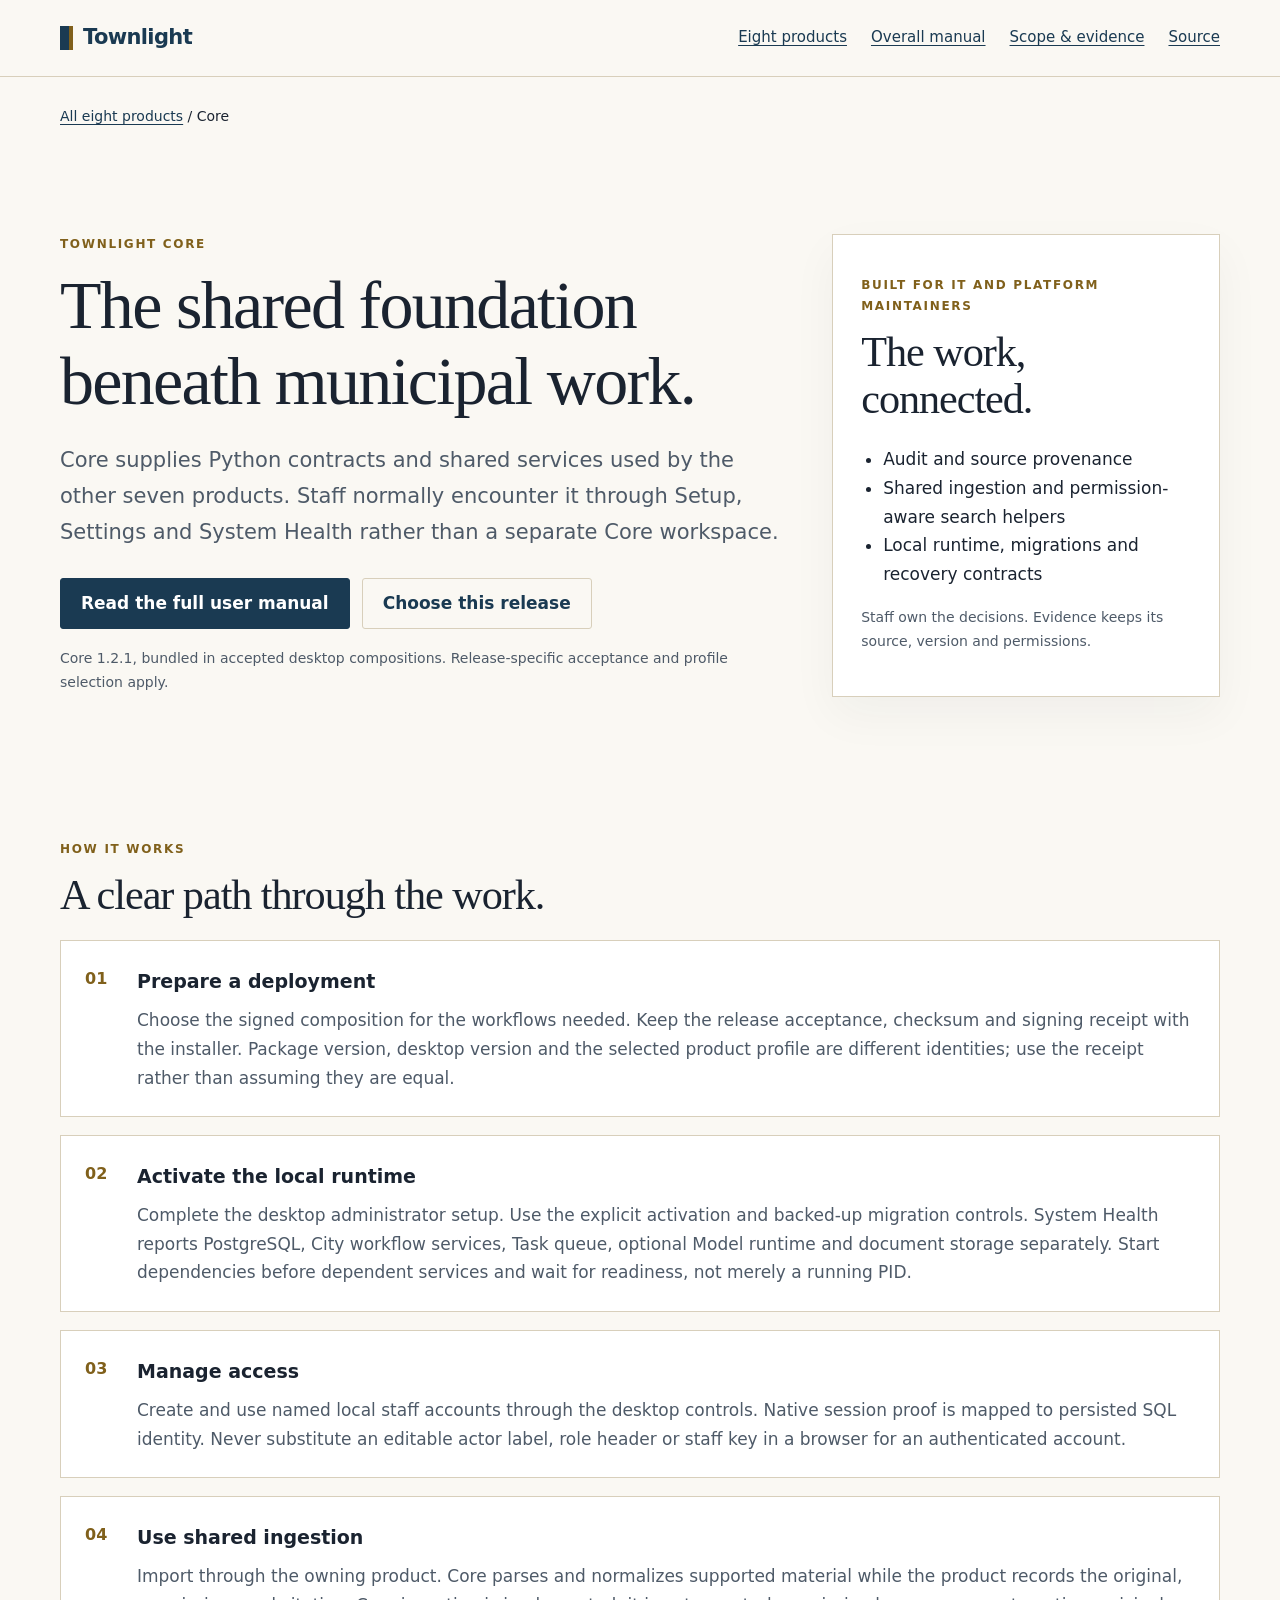
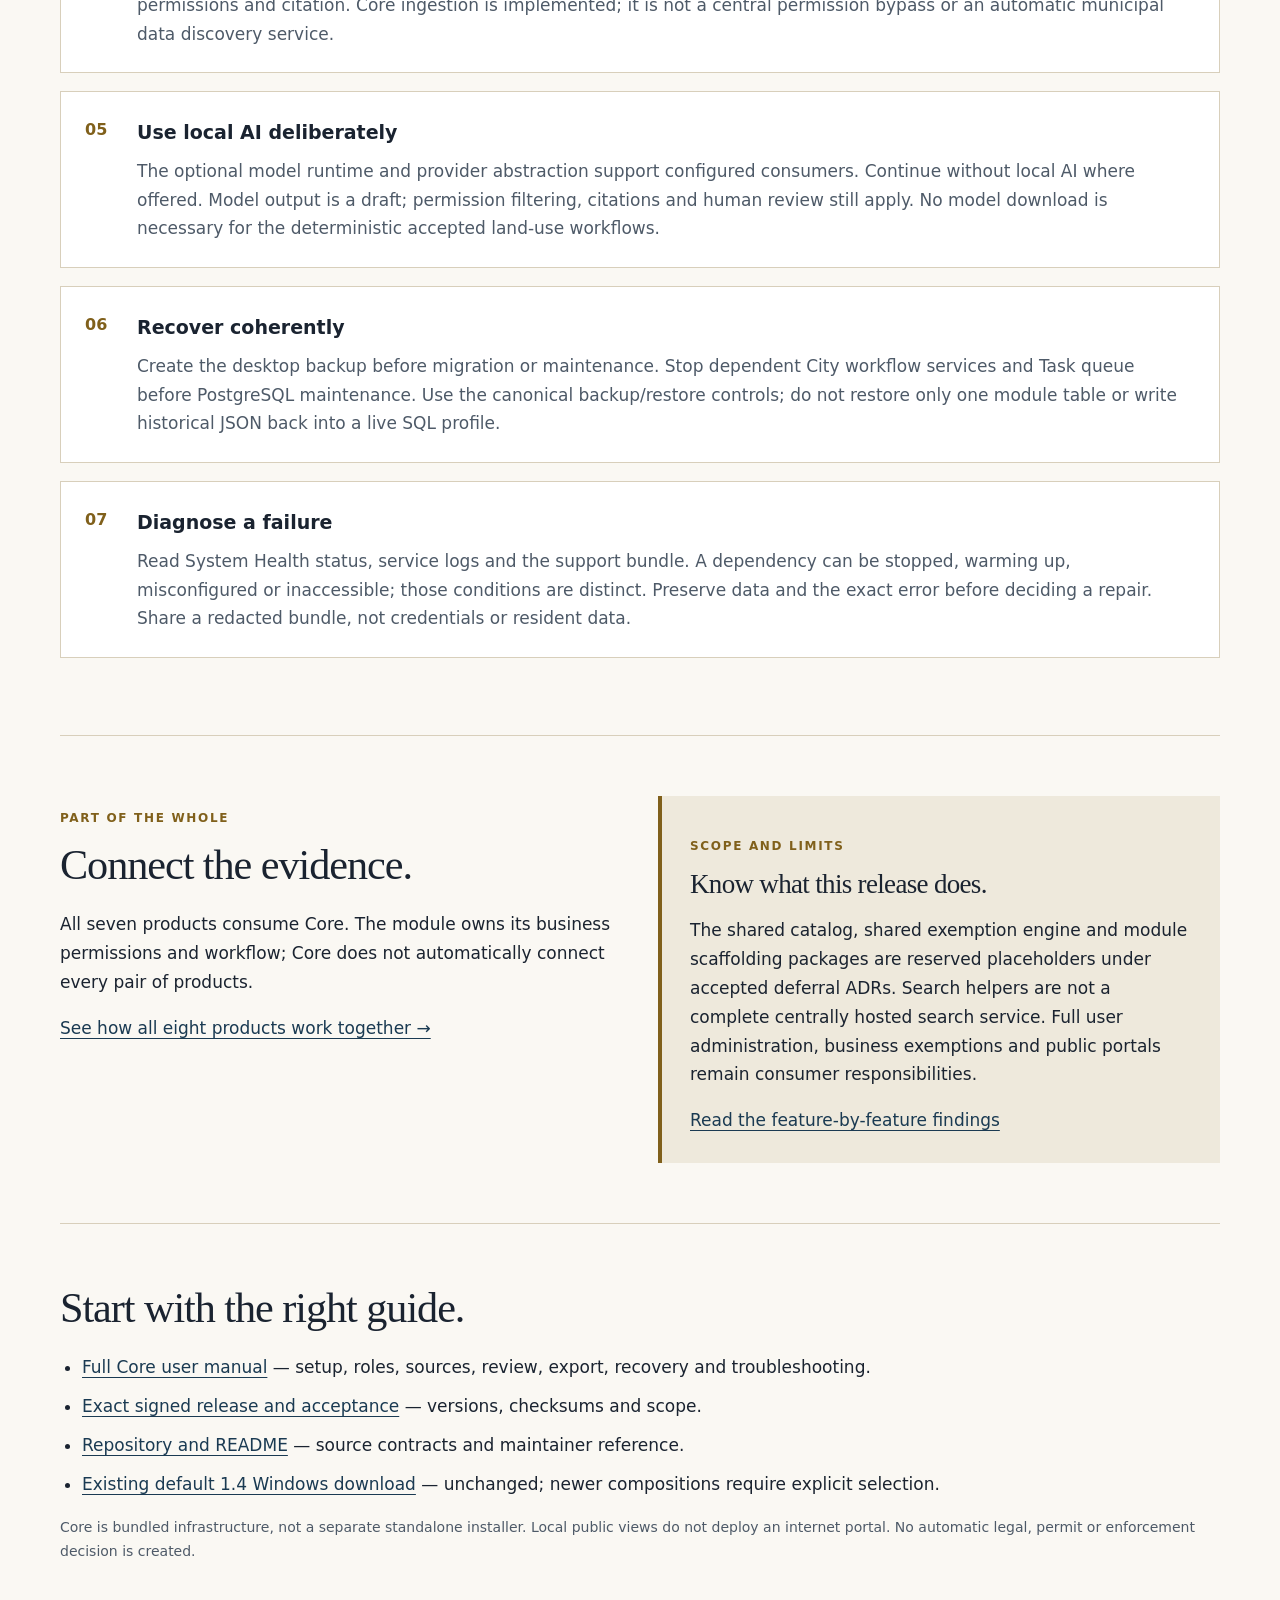
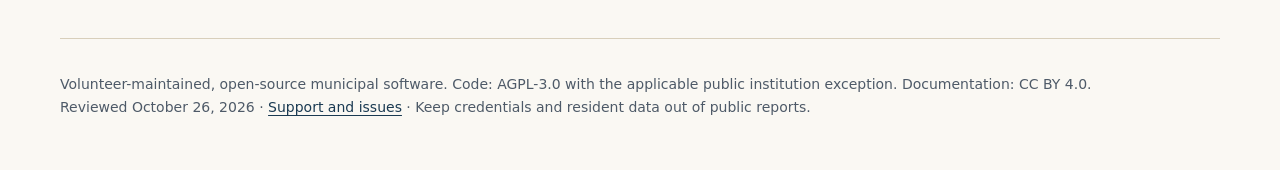
<file: docs/history/pre-townlight-beta-1/docs/index.html>
<!doctype html>
<html lang="en"><head><meta charset="utf-8"><meta name="viewport" content="width=device-width, initial-scale=1">
<title>Townlight Core — The shared foundation beneath municipal work.</title><meta name="description" content="Core supplies Python contracts and shared services used by the other seven products. Staff normally encounter it through Setup, Settings and System Health rather than a separate Core workspace."><meta name="theme-color" content="#faf8f3"><link rel="canonical" href="https://townlight.github.io/products/core/"><style>
:root{--paper:#faf8f3;--card:#fff;--ink:#1a2330;--muted:#4e5a68;--navy:#1a3a52;--gold:#80601b;--rule:#d8cfbb;--soft:#eee9dc;--serif:Georgia,"Iowan Old Style",serif;--sans:system-ui,"Segoe UI",sans-serif}
*{box-sizing:border-box}html{scroll-behavior:smooth}body{margin:0;background:var(--paper);color:var(--ink);font:17px/1.7 var(--sans)}a{color:var(--navy);text-underline-offset:.22em}a:hover{color:var(--gold)}:focus-visible{outline:3px solid var(--gold);outline-offset:4px}.skip{position:absolute;left:16px;top:-100px;background:var(--navy);color:white;padding:12px;z-index:9}.skip:focus{top:12px}.shell{width:min(1160px,calc(100% - 40px));margin:auto}header{border-bottom:1px solid var(--rule);background:var(--paper)}nav{display:flex;align-items:center;flex-wrap:wrap;gap:16px 28px;padding:20px 0}.brand{font-size:21px;font-weight:750;letter-spacing:-.03em;text-decoration:none}.mark{display:inline-block;width:13px;height:24px;background:var(--navy);border-right:4px solid var(--gold);margin-right:10px;vertical-align:middle}nav .links{display:flex;flex-wrap:wrap;gap:12px 24px;margin-left:auto;font-size:15px}nav a{min-height:30px;display:inline-flex;align-items:center}.hero{padding:80px 0 58px;display:grid;grid-template-columns:1.3fr .7fr;gap:52px;align-items:center}h1,h2,h3{font-family:var(--serif);font-weight:500;line-height:1.12;letter-spacing:-.025em}h1{font-size:clamp(40px,5.5vw,68px);margin:12px 0 24px}h2{font-size:clamp(30px,3.3vw,43px);margin:0 0 22px}h3{font-size:27px;margin:8px 0 14px}.eyebrow{color:var(--gold);text-transform:uppercase;letter-spacing:.14em;font-size:12px;font-weight:700}.lede{font-size:21px;color:var(--muted);max-width:720px}.actions{display:flex;flex-wrap:wrap;gap:12px;margin:28px 0 18px}.button{display:inline-flex;align-items:center;justify-content:center;min-height:48px;padding:10px 20px;text-decoration:none;background:var(--navy);color:white;border:1px solid var(--navy);border-radius:3px;font-weight:650}.button:hover{background:#122a3d;color:white}.secondary{background:transparent;color:var(--navy);border-color:var(--rule)}.secondary:hover{background:var(--soft);color:var(--navy)}.note{font-size:14px;color:var(--muted)}.panel{border:1px solid var(--rule);background:var(--card);padding:28px;box-shadow:0 18px 44px #1a23300b}.panel ul{padding-left:22px}.strip{background:var(--navy);color:white;padding:24px 0}.strip p{margin:0;max-width:1000px}.section{padding:60px 0;border-bottom:1px solid var(--rule)}.intro{max-width:760px}.grid{display:grid;grid-template-columns:repeat(3,minmax(0,1fr));gap:20px;margin-top:30px}.product{background:var(--card);border:1px solid var(--rule);padding:27px;display:flex;flex-direction:column;min-width:0}.product p{color:var(--muted);margin:0 0 20px}.product .more{margin-top:auto;font-weight:650}.number{font-size:12px;letter-spacing:.1em;color:var(--gold);font-weight:700}.steps{counter-reset:item;list-style:none;padding:0;display:grid;gap:18px}.steps li{counter-increment:item;position:relative;padding:24px 26px 24px 76px;background:var(--card);border:1px solid var(--rule)}.steps li:before{content:counter(item,decimal-leading-zero);position:absolute;left:24px;top:24px;color:var(--gold);font-size:16px;font-weight:700}.steps strong{display:block;font-size:19px}.steps p{margin:8px 0 0;color:var(--muted)}.twocol{display:grid;grid-template-columns:1fr 1fr;gap:36px}.boundary{background:var(--soft);padding:28px;border-left:4px solid var(--gold)}.resources{padding-left:22px}.resources li{margin:10px 0}footer{padding:34px 0 50px;color:var(--muted);font-size:14px}p,li,a,code{overflow-wrap:anywhere}code{font-size:.9em}main{min-width:0}.breadcrumb{font-size:14px;margin-top:28px}.pill{display:inline-block;border:1px solid var(--rule);padding:3px 9px;font-size:13px;color:var(--muted);margin:5px 5px 0 0}
@media(max-width:850px){.hero{grid-template-columns:1fr;padding:48px 0;gap:28px}.grid{grid-template-columns:repeat(2,minmax(0,1fr))}.twocol{grid-template-columns:1fr}nav .links{margin-left:0}.lede{font-size:19px}}
@media(max-width:520px){.shell{width:calc(100% - 28px)}.grid{grid-template-columns:1fr}.section{padding:40px 0}h1{font-size:40px}.steps li{padding:22px 20px 22px 58px}.steps li:before{left:17px;top:22px}.panel{padding:22px}.button{width:100%}.hero{padding-top:32px}}
@media(prefers-reduced-motion:reduce){html{scroll-behavior:auto}}
</style></head>
<body><a class="skip" href="#main">Skip to content</a><header><nav class="shell" aria-label="Main"><a class="brand" href="https://townlight.github.io/"><span class="mark" aria-hidden="true"></span>Townlight</a><div class="links"><a href="https://townlight.github.io/#products">Eight products</a><a href="https://github.com/townlight/townlight/blob/main/USER-MANUAL.md">Overall manual</a><a href="https://github.com/townlight/townlight/blob/main/docs/assessment/feature-and-integration-review.md">Scope &amp; evidence</a><a href="https://github.com/townlight">Source</a></div></nav></header>
<main id="main" class="shell"><p class="breadcrumb"><a href="https://townlight.github.io/#products">All eight products</a> / Core</p>
<section class="hero"><div><p class="eyebrow">Townlight Core</p><h1>The shared foundation beneath municipal work.</h1><p class="lede">Core supplies Python contracts and shared services used by the other seven products. Staff normally encounter it through Setup, Settings and System Health rather than a separate Core workspace.</p><div class="actions"><a class="button" href="https://github.com/townlight/core/blob/main/USER-MANUAL.md">Read the full user manual</a><a class="button secondary" href="https://github.com/townlight/townlight/releases/tag/townlight-records-meetings-code-zoning-planning-permitting-inspections-v1.7.0-beta.1">Choose this release</a></div><p class="note">Core 1.2.1, bundled in accepted desktop compositions. Release-specific acceptance and profile selection apply.</p></div><aside class="panel" aria-label="Product at a glance"><p class="eyebrow">Built for IT and platform maintainers</p><h2>The work, connected.</h2><ul><li>Audit and source provenance</li><li>Shared ingestion and permission-aware search helpers</li><li>Local runtime, migrations and recovery contracts</li></ul><p class="note">Staff own the decisions. Evidence keeps its source, version and permissions.</p></aside></section>
<section class="section"><p class="eyebrow">How it works</p><h2>A clear path through the work.</h2><ol class="steps"><li><strong>Prepare a deployment</strong><p>Choose the signed composition for the workflows needed. Keep the release acceptance, checksum and signing receipt with the installer. Package version, desktop version and the selected product profile are different identities; use the receipt rather than assuming they are equal.</p></li><li><strong>Activate the local runtime</strong><p>Complete the desktop administrator setup. Use the explicit activation and backed-up migration controls. System Health reports PostgreSQL, City workflow services, Task queue, optional Model runtime and document storage separately. Start dependencies before dependent services and wait for readiness, not merely a running PID.</p></li><li><strong>Manage access</strong><p>Create and use named local staff accounts through the desktop controls. Native session proof is mapped to persisted SQL identity. Never substitute an editable actor label, role header or staff key in a browser for an authenticated account.</p></li><li><strong>Use shared ingestion</strong><p>Import through the owning product. Core parses and normalizes supported material while the product records the original, permissions and citation. Core ingestion is implemented; it is not a central permission bypass or an automatic municipal data discovery service.</p></li><li><strong>Use local AI deliberately</strong><p>The optional model runtime and provider abstraction support configured consumers. Continue without local AI where offered. Model output is a draft; permission filtering, citations and human review still apply. No model download is necessary for the deterministic accepted land-use workflows.</p></li><li><strong>Recover coherently</strong><p>Create the desktop backup before migration or maintenance. Stop dependent City workflow services and Task queue before PostgreSQL maintenance. Use the canonical backup/restore controls; do not restore only one module table or write historical JSON back into a live SQL profile.</p></li><li><strong>Diagnose a failure</strong><p>Read System Health status, service logs and the support bundle. A dependency can be stopped, warming up, misconfigured or inaccessible; those conditions are distinct. Preserve data and the exact error before deciding a repair. Share a redacted bundle, not credentials or resident data.</p></li></ol></section>
<section class="section twocol"><div><p class="eyebrow">Part of the whole</p><h2>Connect the evidence.</h2><p>All seven products consume Core. The module owns its business permissions and workflow; Core does not automatically connect every pair of products.</p><a href="https://github.com/townlight/townlight/blob/main/USER-MANUAL.md">See how all eight products work together →</a></div><aside class="boundary"><p class="eyebrow">Scope and limits</p><h3>Know what this release does.</h3><p>The shared catalog, shared exemption engine and module scaffolding packages are reserved placeholders under accepted deferral ADRs. Search helpers are not a complete centrally hosted search service. Full user administration, business exemptions and public portals remain consumer responsibilities.</p><a href="https://github.com/townlight/townlight/blob/main/docs/assessment/feature-and-integration-review.md">Read the feature-by-feature findings</a></aside></section>
<section class="section"><h2>Start with the right guide.</h2><ul class="resources"><li><a href="https://github.com/townlight/core/blob/main/USER-MANUAL.md">Full Core user manual</a> — setup, roles, sources, review, export, recovery and troubleshooting.</li><li><a href="https://github.com/townlight/townlight/releases/tag/townlight-records-meetings-code-zoning-planning-permitting-inspections-v1.7.0-beta.1">Exact signed release and acceptance</a> — versions, checksums and scope.</li><li><a href="https://github.com/townlight/core">Repository and README</a> — source contracts and maintainer reference.</li><li><a href="https://github.com/townlight/townlight/releases/tag/townlight-records-meetings-code-zoning-v1.4.0-beta.1">Existing default 1.4 Windows download</a> — unchanged; newer compositions require explicit selection.</li></ul><p class="note">Core is bundled infrastructure, not a separate standalone installer. Local public views do not deploy an internet portal. No automatic legal, permit or enforcement decision is created.</p></section></main><footer class="shell">Volunteer-maintained, open-source municipal software. Code: AGPL-3.0 with the applicable public institution exception. Documentation: CC BY 4.0.<br>Reviewed October 26, 2026 · <a href="https://github.com/townlight/townlight/issues">Support and issues</a> · Keep credentials and resident data out of public reports.</footer></body></html>
</file>
